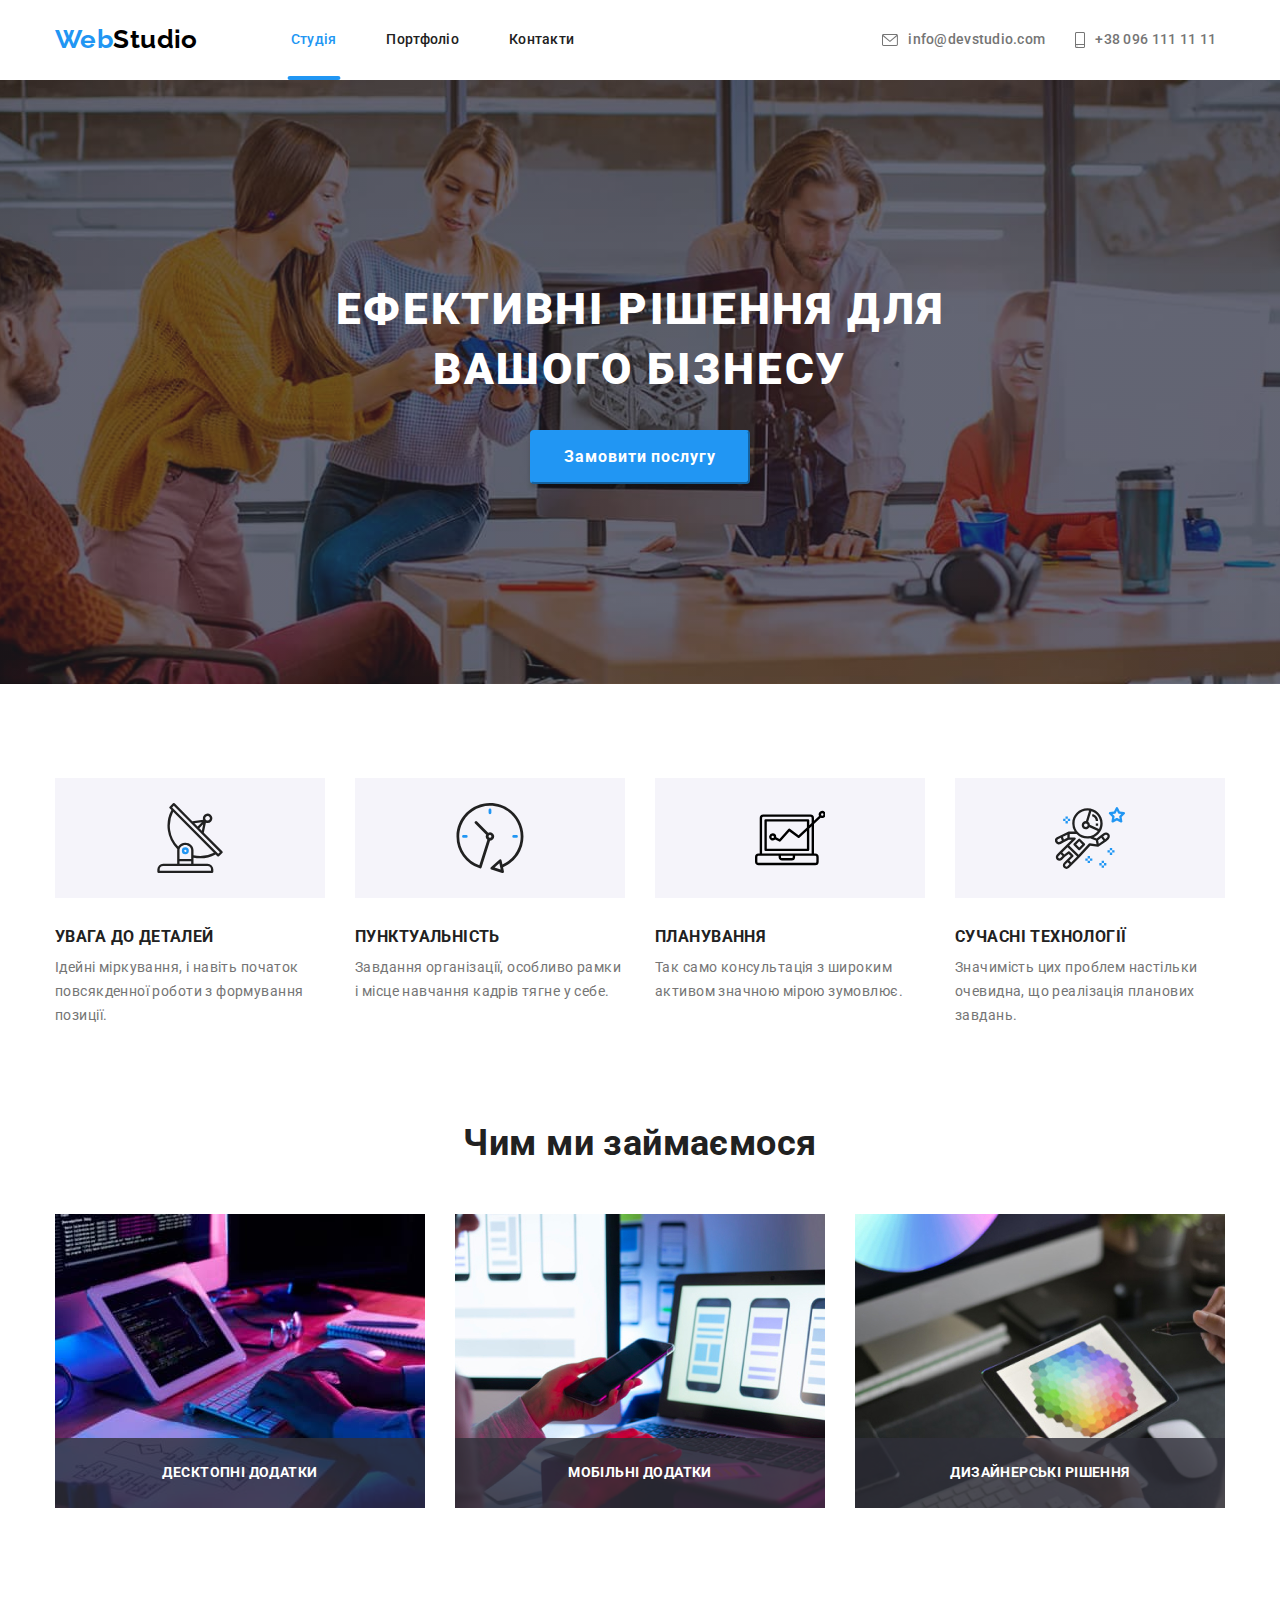
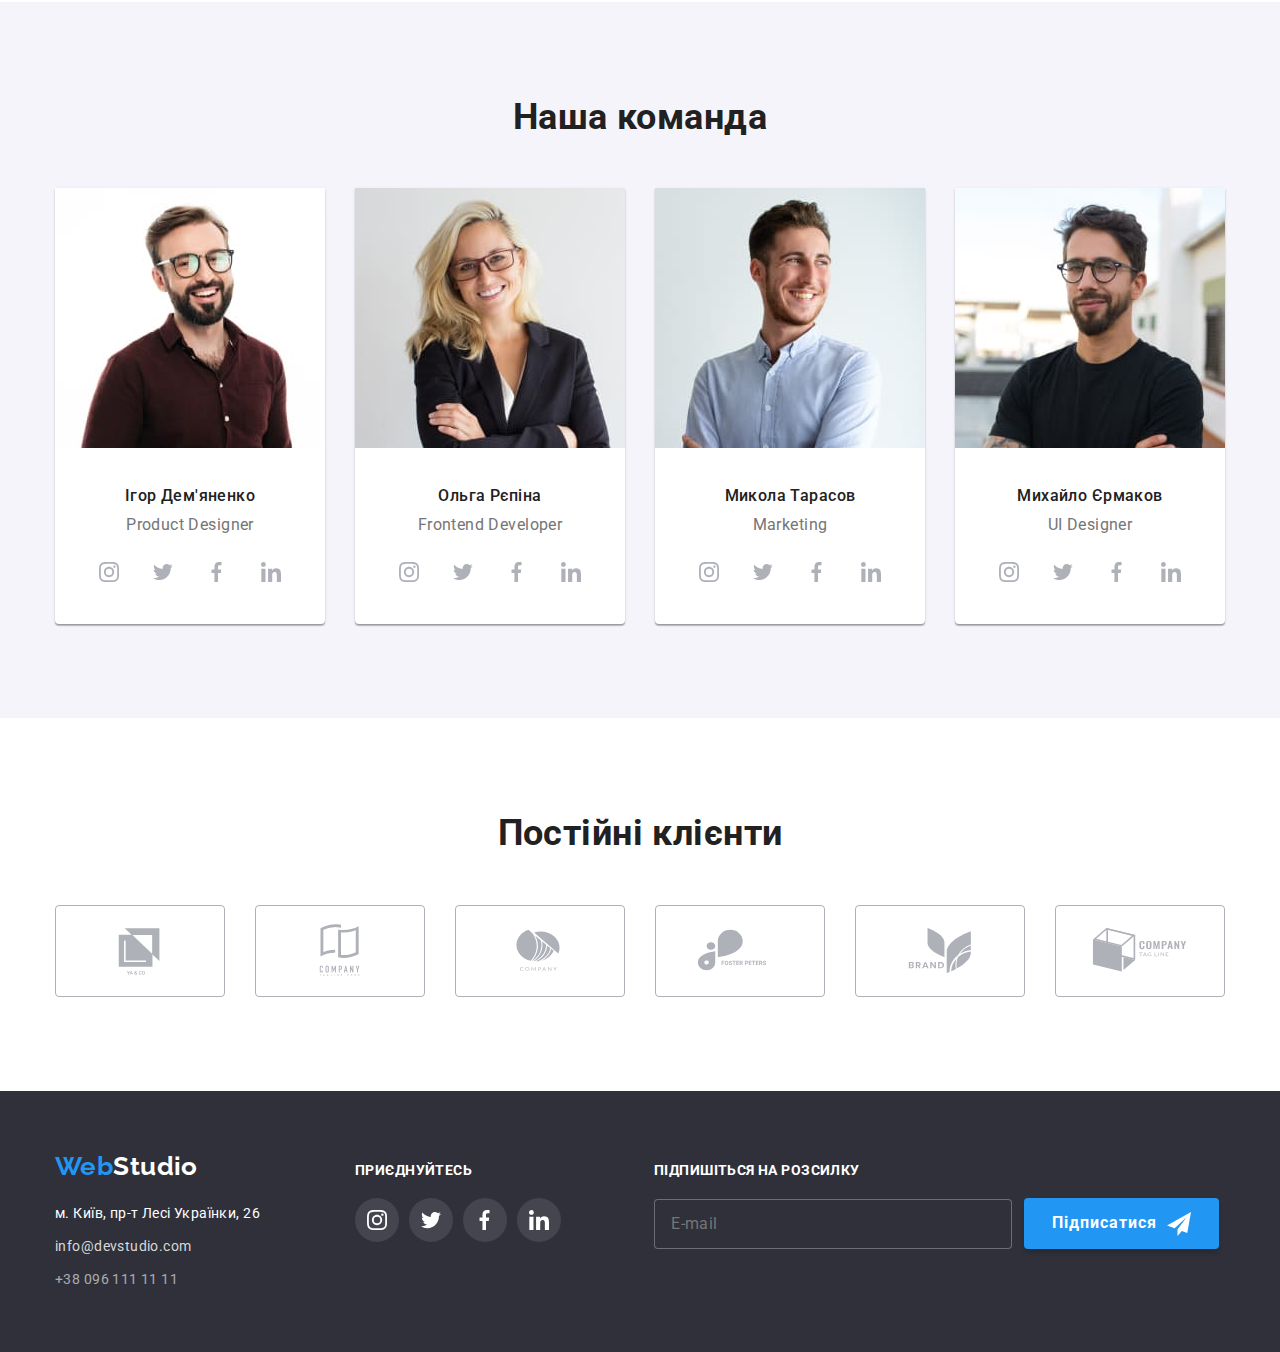
<file: index.html>
<!DOCTYPE html>
<html lang="uk">
  <head>
    <meta charset="UTF-8" />
    <meta http-equiv="X-UA-Compatible" content="IE=edge" />
    <meta name="viewport" content="width=device-width, initial-scale=1.0" />
    <title>WebStudio</title>
    <link
      rel="stylesheet"
      href="https://cdnjs.cloudflare.com/ajax/libs/modern-normalize/1.1.0/modern-normalize.min.css"
    />
    <link rel="stylesheet" href="./css/main.min.css"/>
    <link rel="preconnect" href="https://fonts.googleapis.com" />
    <link rel="preconnect" href="https://fonts.gstatic.com" crossorigin />
    <link
      href="https://fonts.googleapis.com/css2?family=Raleway:wght@700&family=Roboto:wght@400;500;700;900&display=swap"
      rel="stylesheet"
    />
  </head>
  <body>
    <header class="">
      <div class="container container-header">
        <a href="./index.html" class="logo link">
          <span class="logo__accent">Web</span>Studio</a>
        <nav class="site-nav">
          <ul class="site-nav__list list">
            <li class="site-nav-item">
              <a href="./index.html" class="site-nav__link link site-nav__link--current">Студія</a>
            </li>
            <li class="site-nav-item">
              <a href="./portfolio.html" class="site-nav__link link">Портфоліо</a>
            </li>
            <li class="site-nav-item">
              <a href="#" class="site-nav__link link">Контакти</a>
            </li>
          </ul>
        </nav>
        <ul class="contact-list list">
          <li class="contact-list__item">
            <a href="mailto:info@devstudio.com" class="link contact-list__link">
              <svg class="contact-list__icon" width="16" height="12">
                <use href="./images/symbol-defs.svg#icon-envelope"></use>
              </svg>
              info@devstudio.com</a
            >
          </li>
          <li class="contact-list__item">
            <a href="tel:+380961111111" class="link contact-list__link">
              <svg class="contact-list__icon" width="10" height="16">
                <use href="./images/symbol-defs.svg#icon-smartphone"></use>
              </svg>
              +38 096 111 11 11</a>
          </li>
        </ul>
      </div>
    </header>
    <main>
      <section class="section section-hero">
        <div class="container hero-container hero">
          <h1 class="hero__title">Ефективні рішення для вашого бізнесу</h1>
          <button data-modal-open type="button" class="hero__button">
            Замовити послугу
          </button>
        </div>
      </section>
      <section class="section">
        <div class="container features">
          <h2 class="visually-hidden">Особливості</h2>
          <ul class="features__list list">
            <li class="features__item">
              <div class="features__icon">
                <svg width="70" height="70">
                  <use href="./images/symbol-defs.svg#icon-antenna"></use>
                </svg>
              </div>
              <h3 class="features__caption">УВАГА ДО ДЕТАЛЕЙ</h3>
              <p>
                Ідейні міркування, і навіть початок повсякденної роботи з
                формування позиції.
              </p>
            </li>
            <li class="features__item">
              <div class="features__icon">
                <svg width="70" height="70">
                  <use href="./images/symbol-defs.svg#icon-clock"></use>
                </svg>
              </div>
              <h3 class="features__caption">ПУНКТУАЛЬНІСТЬ</h3>
              <p>
                Завдання організації, особливо рамки і місце навчання кадрів
                тягне у себе.
              </p>
            </li>
            <li class="features__item">
              <div class="features__icon">
                <svg width="70" height="70">
                  <use href="./images/symbol-defs.svg#icon-monitor"></use>
                </svg>
              </div>
              <h3 class="features__caption">ПЛАНУВАННЯ</h3>
              <p>
                Так само консультація з широким активом значною мірою зумовлює.
              </p>
            </li>
            <li class="features__item">
              <div class="features__icon">
                <svg width="70" height="70">
                  <use href="./images/symbol-defs.svg#icon-astronaut"></use>
                </svg>
              </div>
              <h3 class="features__caption">СУЧАСНІ ТЕХНОЛОГІЇ</h3>
              <p>
                Значимість цих проблем настільки очевидна, що реалізація
                планових завдань.
              </p>
            </li>
          </ul>
        </div>
      </section>
      <section class="section work section-work">
        <div class="container ">
          <h2 class="work__title">Чим ми займаємося</h2>
          <ul class="list work__list">
            <li class="work__item">
              <div class="work__name-photo-thumb">
                <img
                  class="work__img"
                  src="./images/box1.jpg"
                  alt="процес програмування"
                  width="370"
                  height="294"
                />
                <div class="work__name-photo">
                  <h3 class="work__text">ДЕСКТОПНІ ДОДАТКИ</h3>
                </div>
              </div>
            </li>
            <li class="work__item">
              <div class="work__name-photo-thumb">
                <img
                  class="work__img"
                  src="./images/box2.jpg"
                  alt="процес програмування"
                  width="370"
                  height="294"
                />
                <div class="work__name-photo">
                  <h3 class="work__text">МОБІЛЬНІ ДОДАТКИ</h3>
                </div>
              </div>
            </li>
            <li class="work__item">
              <div class="work__name-photo-thumb">
                <img
                  class="work__img"
                  src="./images/box3.jpg"
                  alt="процес програмування"
                  width="370"
                  height="294"
                />
                <div class="work__name-photo">
                  <h3 class="work__text">ДИЗАЙНЕРСЬКІ РІШЕННЯ</h3>
                </div>
              </div>
            </li>
          </ul>
        </div>
      </section>
      <section class="section team">
        <div class="container">
          <h2 class="team__title">Наша команда</h2>
          <ul class="list team__list">
            <li class="team__item">
              <img
                class="team__photo"
                src="./images/img1.jpg"
                alt="Фото співробітника"
                width="270"
              />
              <h3 class="team__employee">Ігор Дем'яненко</h3>
              <p class="team__post">Product Designer</p>
              <ul class="list employee-icons">
                <li class="employee-icons__item">
                  <a class="employee-icons__link" href="">
                    <svg class="employee-icons__icon" width="20" height="20">
                      <use href="./images/symbol-defs.svg#icon-instagram"></use>
                    </svg>
                  </a>
                </li>
                <li class="employee-icons__item">
                  <a class="employee-icons__link" href="">
                    <svg class="employee-icons__icon" width="20" height="20">
                      <use href="./images/symbol-defs.svg#icon-twitter"></use>
                    </svg>
                  </a>
                </li>
                <li class="employee-icons__item">
                  <a class="employee-icons__link" href="">
                    <svg class="employee-icons__icon" width="20" height="20">
                      <use href="./images/symbol-defs.svg#icon-facebook"></use>
                    </svg>
                  </a>
                </li>
                <li class="employee-icons__item">
                  <a class="employee-icons__link" href="">
                    <svg class="employee-icons__icon" width="20" height="20">
                      <use href="./images/symbol-defs.svg#icon-linkedin"></use>
                    </svg>
                  </a>
                </li>
              </ul>
            </li>
            <li class="team__item">
              <img
                class="team__photo"
                src="./images/img2.jpg"
                alt="Фото співробітника"
                width="270"
              />
              <h3 class="team__employee">Ольга Рєпіна</h3>
              <p class="team__post">Frontend Developer</p>
              <ul class="list employee-icons">
                <li class="employee-icons__item">
                  <a class="employee-icons__link" href="">
                    <svg class="employee-icons__icon" width="20" height="20">
                      <use href="./images/symbol-defs.svg#icon-instagram"></use>
                    </svg>
                  </a>
                </li>
                <li class="employee-icons__item">
                  <a class="employee-icons__link" href="">
                    <svg class="employee-icons__icon" width="20" height="20">
                      <use href="./images/symbol-defs.svg#icon-twitter"></use>
                    </svg>
                  </a>
                </li>
                <li class="employee-icons__item">
                  <a class="employee-icons__link" href="">
                    <svg class="employee-icons__icon" width="20" height="20">
                      <use href="./images/symbol-defs.svg#icon-facebook"></use>
                    </svg>
                  </a>
                </li>
                <li class="employee-icons__item">
                  <a class="employee-icons__link" href="">
                    <svg class="employee-icons__icon" width="20" height="20">
                      <use href="./images/symbol-defs.svg#icon-linkedin"></use>
                    </svg>
                  </a>
                </li>
              </ul>
            </li>
            <li class="team__item">
              <img
                class="team__photo"
                src="./images/img3.jpg"
                alt="Фото співробітника"
                width="270"
              />
              <h3 class="team__employee">Микола Тарасов</h3>
              <p class="team__post">Marketing</p>
              <ul class="list employee-icons">
                <li class="employee-icons__item">
                  <a class="employee-icons__link" href="">
                    <svg class="employee-icons__icon" width="20" height="20">
                      <use href="./images/symbol-defs.svg#icon-instagram"></use>
                    </svg>
                  </a>
                </li>
                <li class="employee-icons__item">
                  <a class="employee-icons__link" href="">
                    <svg class="employee-icons__icon" width="20" height="20">
                      <use href="./images/symbol-defs.svg#icon-twitter"></use>
                    </svg>
                  </a>
                </li>
                <li class="employee-icons__item">
                  <a class="employee-icons__link" href="">
                    <svg class="employee-icons__icon" width="20" height="20">
                      <use href="./images/symbol-defs.svg#icon-facebook"></use>
                    </svg>
                  </a>
                </li>
                <li class="employee-icons__item">
                  <a class="employee-icons__link" href="">
                    <svg class="employee-icons__icon" width="20" height="20">
                      <use href="./images/symbol-defs.svg#icon-linkedin"></use>
                    </svg>
                  </a>
                </li>
              </ul>
            </li>
            <li class="team__item">
              <img
                class="team__photo"
                src="./images/img4.jpg"
                alt="Фото співробітника"
                width="270"
              />
              <h3 class="team__employee">Михайло Єрмаков</h3>
              <p class="team__post">UI Designer</p>
              <ul class="list employee-icons">
                <li class="employee-icons__item">
                  <a class="employee-icons__link" href="">
                    <svg class="employee-icons__icon" width="20" height="20">
                      <use href="./images/symbol-defs.svg#icon-instagram"></use>
                    </svg>
                  </a>
                </li>
                <li class="employee-icons__item">
                  <a class="employee-icons__link" href="">
                    <svg class="employee-icons__icon" width="20" height="20">
                      <use href="./images/symbol-defs.svg#icon-twitter"></use>
                    </svg>
                  </a>
                </li>
                <li class="employee-icons__item">
                  <a class="employee-icons__link" href="">
                    <svg class="employee-icons__icon" width="20" height="20">
                      <use href="./images/symbol-defs.svg#icon-facebook"></use>
                    </svg>
                  </a>
                </li>
                <li class="employee-icons__item">
                  <a class="employee-icons__link" href="">
                    <svg class="employee-icons__icon" width="20" height="20">
                      <use href="./images/symbol-defs.svg#icon-linkedin"></use>
                    </svg>
                  </a>
                </li>
              </ul>
            </li>
          </ul>
        </div>
      </section>


      <section class="section">
        <div class="container clients">
          <h2 class="clients__title">Постійні клієнти</h2>
          <ul class="list clients__list">
            <li>
              <a class="clients__links" href="">
                <svg class="clients__icon" width="106" height="60">
                  <use href="./images/symbol-defs.svg#icon-client1"></use>
                </svg>
              </a>
            </li>
            <li>
              <a class="clients__links" href="">
                <svg class="clients__icon" width="106" height="60">
                  <use href="./images/symbol-defs.svg#icon-client2"></use>
                </svg>
              </a>
            </li>
            <li>
              <a class="clients__links" href="">
                <svg class="clients__icon" width="106" height="60">
                  <use href="./images/symbol-defs.svg#icon-client3"></use>
                </svg>
              </a>
            </li>
            <li>
              <a class="clients__links" href="">
                <svg class="clients__icon" width="106" height="60">
                  <use href="./images/symbol-defs.svg#icon-client4"></use>
                </svg>
              </a>
            </li>
            <li>
              <a class="clients__links" href="">
                <svg class="clients__icon" width="106" height="60">
                  <use href="./images/symbol-defs.svg#icon-client5"></use>
                </svg>
              </a>
            </li>
            <li>
              <a class="clients__links" href="">
                <svg class="clients__icon" width="106" height="60">
                  <use href="./images/symbol-defs.svg#icon-client6"></use>
                </svg>
              </a>
            </li>
          </ul>
        </div>
      </section>
    </main>
    <footer class="footer">
      <div class="container footer-container">
        <div class="address-block">
          <a href="./index.html" class="link footer__logo"><span class="footer__accent">Web</span>Studio</a>
          <address>
            <ul class="address list">
              <li>
                <a
                  href="https://goo.gl/maps/CPtrU1FHBa2aNyZL9"
                  target="_blank"
                  rel="noopener noreferrer"
                  class="address__location link">м. Київ, пр-т Лесі Українки, 26</a>
              </li>
              <li>
                <a href="mailto:info@devstudio.com" class="address__mail link">info@devstudio.com</a>
              </li>
              <li>
                <a href="tel:+380961111111" class="address__tel link">+38 096 111 11 11</a>
              </li>
            </ul>
          </address>
        </div>
        <div class="join">
          <span class="join__us">ПРИЄДНУЙТЕСЬ</span>
          <ul class="list join__list">
            <li>
              <a class="join__link" href="">
                <svg width="20" height="20">
                  <use href="./images/symbol-defs.svg#icon-instagram2"></use>
                </svg>
              </a>
            </li>
            <li>
              <a class="join__link" href="">
                <svg width="20" height="20">
                  <use href="./images/symbol-defs.svg#icon-twitter2"></use>
                </svg>
              </a>
            </li>
            <li>
              <a class="join__link" href="">
                <svg width="20" height="20">
                  <use href="./images/symbol-defs.svg#icon-facebook2"></use>
                </svg>
              </a>
            </li>
            <li>
              <a class="join__link" href="">
                <svg width="20" height="20">
                  <use href="./images/symbol-defs.svg#icon-linkedin2"></use>
                </svg>
              </a>
            </li>
          </ul>
        </div>

        <div class="sign-up">
          <form class="sign-up__form">
            <label class="sign-up__title" for="user-email">ПІДПИШІТЬСЯ НА РОЗСИЛКУ</label>
            <div class="sign-up__block">
              <input
                class="sign-up__email"
                type="email"
                name="email"
                id="user-email"
                placeholder="E-mail"
              />
              <button type="submit" class="sign-up__btn">
                Підписатися
                <svg class="sign-up__img" width="24" height="24">
                  <use href="./images/symbol-defs.svg#plane"></use>
                </svg>
              </button>
            </div>
          </form>
        </div>
      </div>
    </footer>

    <div data-modal class="backdrop is-hidden">
      <div class="modal">
        <button class="modal__close-button" data-modal-close>
          <svg class="modal__cross" width="11" height="11">
            <use href="./images/symbol-defs.svg#icon-cross"></use>
          </svg>
        </button>

        <div class="form-container">
          <form class="user">
            <h2 class="user__title">Залиште свої дані, ми вам передзвонимо</h2>

            <label class="user__personal-inf"
              >Ім'я
              <div class="user__decor">
                <input
                  type="text"
                  class="user__personal-data"
                  name="user-name"
                  autofocus
                />
                <svg class="user__modal-icon" width="12" height="12">
                  <use href="./images/symbol-defs.svg#icon-human"></use>
                </svg>
              </div>
            </label>

            <label class="user__personal-inf"
              >Телефон
              <div class="user__decor">
                <input type="tel" name="user-tel" class="user__personal-data" />
                <svg class="user__modal-icon" width="12" height="12">
                  <use href="./images/symbol-defs.svg#icon-phone"></use>
                </svg>
              </div>
            </label>

            <label class="user__personal-inf"
              >Пошта
              <div class="user__decor">
                <input type="email" name="user-email" class="user__personal-data" />
                <svg class="user__modal-icon" width="12" height="12">
                  <use href="./images/symbol-defs.svg#icon-mail"></use>
                </svg>
              </div>
            </label>
            <label class="user__personal-inf"
              >Коментар
              <textarea
                name="comments"
                id="user-comment"
                rows="10"
                placeholder="Введіть текст"
                class="user__personal-data user__comment"
              ></textarea>
            </label>

            <label class="agreement">
              <input
                type="checkbox"
                class="agreement__user"
                name="user-agreement"
                value="submit"
              />
              <span class="agreement__img-before">
                <svg class="agreement__img" width="16" height="15">
                  <use href="./images/symbol-defs.svg#icon-check"></use>
                </svg>
              </span>

              <p class="agreement__input">
                Погоджуюся з розсилкою та приймаю
                <a href="" class="agreement__link">Умови договору</a>
              </p>
            </label>
            <button type="submit" class="agreement__btn-send">Відправити</button>
          </form>
        </div>
      </div>
    </div>
    <script src="./js/modal.js"></script>
  </body>
</html>
</file>
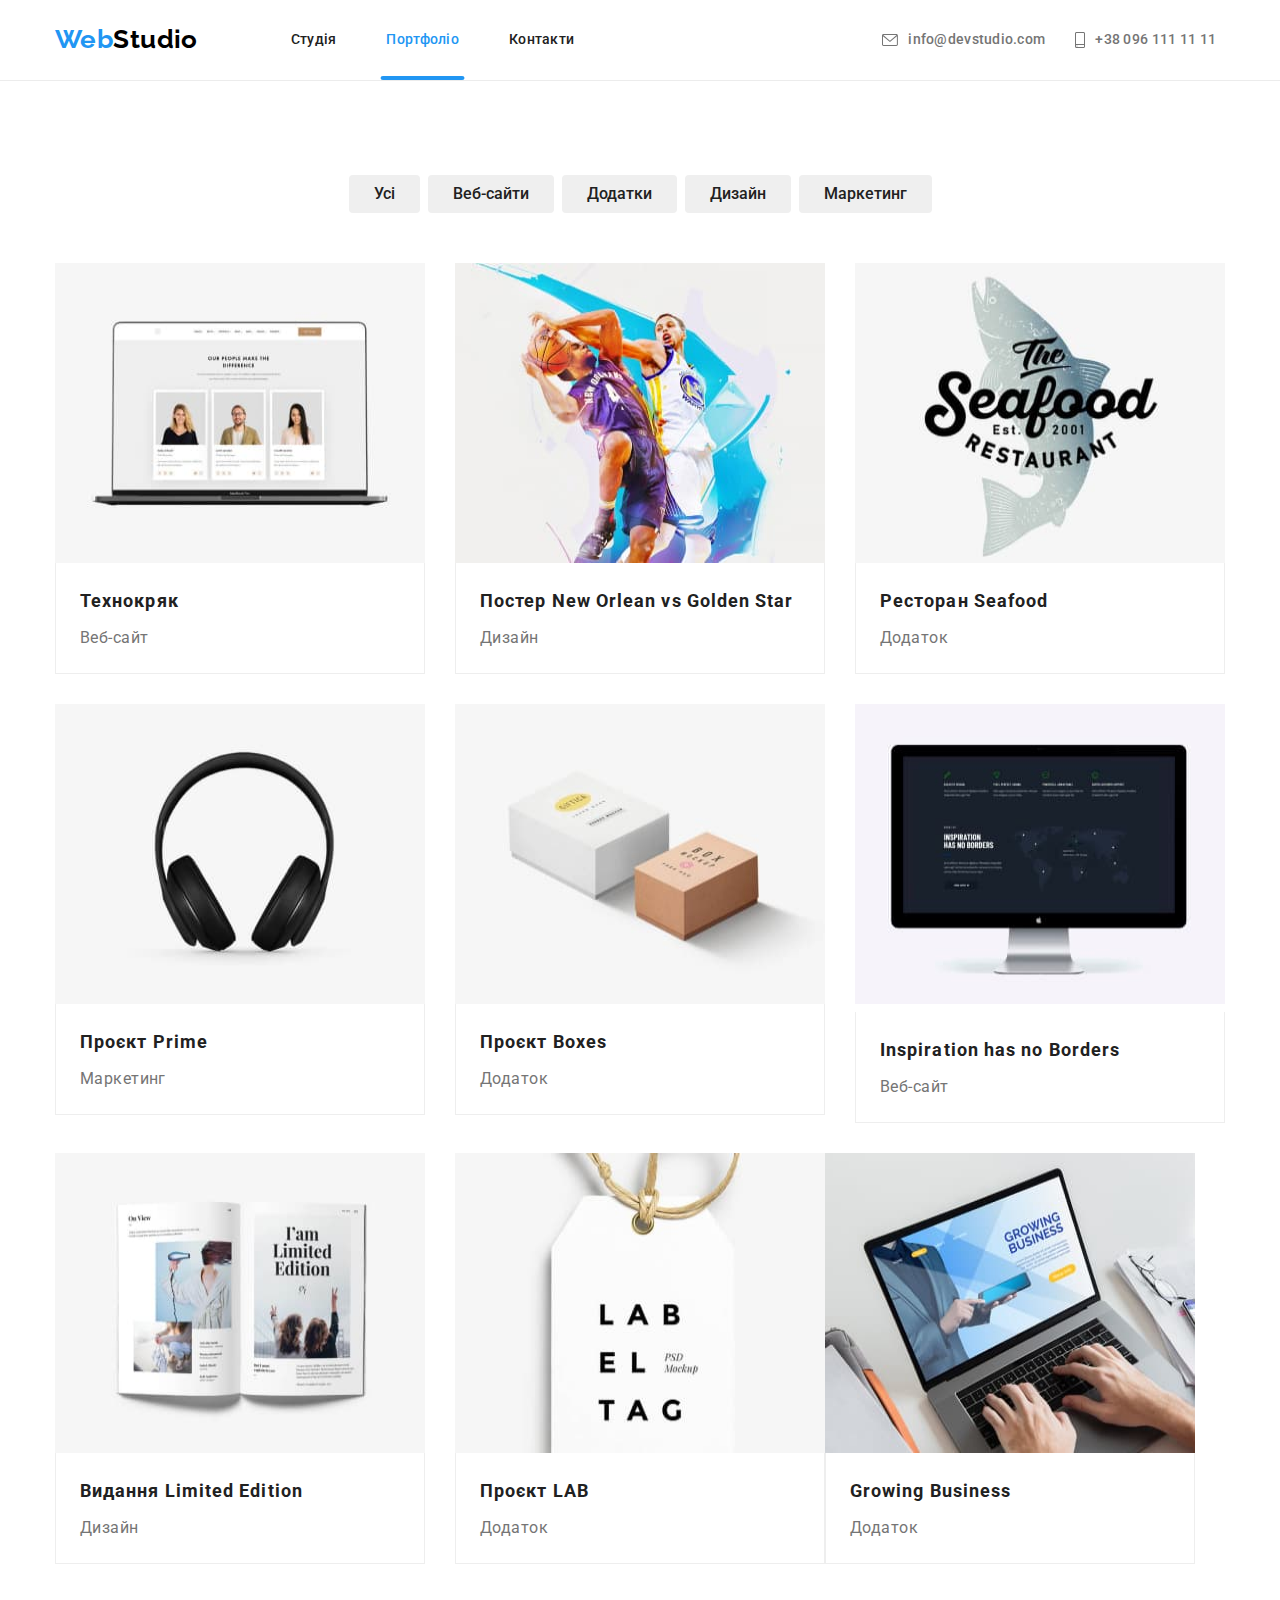
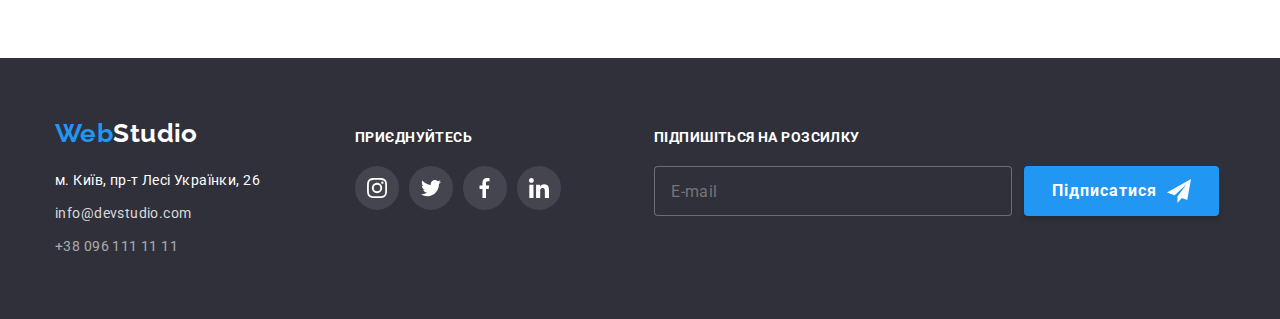
<file: portfolio.html>
<!DOCTYPE html>
<html lang="uk">
  <head>
    <meta charset="UTF-8" />
    <meta http-equiv="X-UA-Compatible" content="IE=edge" />
    <meta name="viewport" content="width=device-width, initial-scale=1.0" />
    <title>Портфоліо</title>
    <link
      rel="stylesheet"
      href="https://cdnjs.cloudflare.com/ajax/libs/modern-normalize/1.1.0/modern-normalize.min.css"
    />
    <link rel="stylesheet" href="./css/main.min.css"/>
    <link rel="preconnect" href="https://fonts.googleapis.com" />
    <link rel="preconnect" href="https://fonts.gstatic.com" crossorigin />
    <link
      href="https://fonts.googleapis.com/css2?family=Raleway:wght@700&family=Roboto:wght@400;500;700;900&display=swap"
      rel="stylesheet"
    />
  </head>
  <body>
    <header class="main-header">
      <div class="container container-header">
        <a href="./index.html" class="logo link">
          <span class="logo__accent">Web</span>Studio</a>
        <nav class="site-nav">
          <ul class="site-nav__list list">
            <li class="site-nav-item">
              <a href="./index.html" class="site-nav__link link">Студія</a>
            </li>
            <li class="site-nav-item">
              <a href="./portfolio.html" class="site-nav__link site-nav__link--current link">Портфоліо</a>
            </li>
            <li class="site-nav-item">
              <a href="#" class="site-nav__link link">Контакти</a>
            </li>
          </ul>
        </nav>
        <ul class="contact-list list">
          <li class="contact-list__item">
            <a href="mailto:info@devstudio.com" class="link contact-list__link">
              <svg class="contact-list__icon" width="16" height="12">
                <use href="./images/symbol-defs.svg#icon-envelope"></use>
              </svg>
              info@devstudio.com</a
            >
          </li>
          <li class="contact-list__item">
            <a href="tel:+380961111111" class="link contact-list__link">
              <svg class="contact-list__icon" width="10" height="16">
                <use href="./images/symbol-defs.svg#icon-smartphone"></use>
              </svg>
              +38 096 111 11 11</a>
          </li>
        </ul>
      </div>
    </header>

    <!------- main content ---------->

    <main>
      <section class="section">
        <div class="container">
          <h1 class="visually-hidden">Портфоліо</h1>
          <ul class="list filter">
            <li class="filter__item">
              <button class="filter__button" type="button">Усі</button>
            </li>
            <li class="filter__item">
              <button class="filter__button" type="button">Веб-сайти</button>
            </li>
            <li class="filter__item">
              <button class="filter__button" type="button">Додатки</button>
            </li>
            <li class="filter__item">
              <button class="filter__button" type="button">Дизайн</button>
            </li>
            <li class="filter__item">
              <button class="filter__button" type="button">Маркетинг</button>
            </li>
          </ul>
          <ul class="list portfolio">
            <li class="portfolio__item">
              <a href="#" class="link">
                  <div class="portfolio__overlay">
                    <img
                      class="portfolio__photo"
                      src=".//images/img.jpg"
                      alt="Технокряк"
                      width="370"
                      height="300"/>

                      <p class="portfolio__text">Ресурс пропонує комплексні пропозиції з різним рівнем функціоналу та сервісів. Все це дозволить відвідувачу отримати вичерпні відомості про компанію чи приватну особу.</p>
                  </div>
                <div class="portfolio__border">
                  <h2 class="portfolio__name">Технокряк</h2>
                  <p class="portfolio__form">Веб-сайт</p>
                </div></a>
            </li>
            <li class="portfolio__item">
              <a href="#" class="link">
                <div class="portfolio__overlay">
                  <img
                    class="portfolio__photo"
                    src="./images/img(1).jpg"
                    alt="Постер з баскетболістами"
                    width="370"
                    height="300"/>
                    <p class="portfolio__text">Lorem ipsum dolor sit amet consectetur adipisicing elit. Id alias, officiis eaque accusantium autem vitae optio, expedita laborum quaerat odit tempora dolores rerum nemo dolorum eos inventore aut. Animi, similique!</p>
                </div>

                <div class="portfolio__border">
                  <h2 class="portfolio__name">Постер New Orlean vs Golden Star</h2>
                  <p class="portfolio__form">Дизайн</p>
                </div></a
              >
            </li>
            <li class="portfolio__item">
              <a href="#" class="link">
                <div class="portfolio__overlay">
                  <img
                    class="portfolio__photo"
                    src="./images/img(2).jpg"
                    alt="Логотип з рибою"
                    width="370"
                    height="300"/>
                    <p class="portfolio__text">Lorem ipsum dolor sit amet consectetur adipisicing elit. Id alias, officiis eaque accusantium autem vitae optio, expedita laborum quaerat odit tempora dolores rerum nemo dolorum eos inventore aut. Animi, similique!</p>

                </div>
                <div class="portfolio__border">
                  <h2 class="portfolio__name">Ресторан Seafood</h2>
                  <p class="portfolio__form">Додаток</p>
                </div></a>
            </li>
            <li class="portfolio__item">
              <a href="#" class="link">
                <div class="portfolio__overlay">
                  <img
                    class="portfolio__photo"
                    src="./images/img(3).jpg"
                    alt="Навушники"
                    width="370"
                    height="300"/>
                    <p class="portfolio__text">Lorem ipsum dolor sit amet consectetur adipisicing elit. Id alias, officiis eaque accusantium autem vitae optio, expedita laborum quaerat odit tempora dolores rerum nemo dolorum eos inventore aut. Animi, similique!</p>
                </div>

                <div class="portfolio__border">
                  <h2 class="portfolio__name">Проєкт Prime</h2>
                  <p class="portfolio__form">Маркетинг</p>
                </div></a>
            </li>
            <li class="portfolio__item">
              <a href="#" class="link">
                <div class="portfolio__overlay">
                  <img
                    class="portfolio__photo"
                    src="./images/img(4).jpg"
                    alt="Дві коробки"
                    width="370"
                    height="300"/>
                    <p class="portfolio__text">Lorem ipsum dolor sit amet consectetur adipisicing elit. Id alias, officiis eaque accusantium autem vitae optio, expedita laborum quaerat odit tempora dolores rerum nemo dolorum eos inventore aut. Animi, similique!</p>
                </div>
                <div class="portfolio__border">
                  <h2 class="portfolio__name">Проєкт Boxes</h2>
                  <p class="portfolio__form">Додаток</p>
                </div></a>
            </li>
            <li class="portfolio__item">
              <a href="#" class="link">
                <div class="portfolio__overlay">
                  <img
                    class="portfoliio__photo"
                    src="./images/img(5).jpg"
                    alt="Монітор"
                    width="370"
                    height="300"/>
                    <p class="portfolio__text">Lorem ipsum dolor sit amet consectetur adipisicing elit. Id alias, officiis eaque accusantium autem vitae optio, expedita laborum quaerat odit tempora dolores rerum nemo dolorum eos inventore aut. Animi, similique!</p>
                </div>
                <div class="portfolio__border">
                  <h2 class="portfolio__name">Inspiration has no Borders</h2>
                  <p class="portfolio__form">Веб-сайт</p>
                </div></a
              >
            </li>
            <li class="portfolio__item">
              <a href="#" class="link">
                <div class="portfolio__overlay">
                  <img
                    class="portfolio__photo"
                    src="./images/img(6).jpg"
                    alt="Журнал"
                    width="370"
                    height="300"/>
                    <p class="portfolio__text">Lorem ipsum dolor sit amet consectetur adipisicing elit. Id alias, officiis eaque accusantium autem vitae optio, expedita laborum quaerat odit tempora dolores rerum nemo dolorum eos inventore aut. Animi, similique!</p>
                </div>
                <div class="portfolio__border">
                  <h2 class="portfolio__name">Видання Limited Edition</h2>
                  <p class="portfolio__form">Дизайн</p>
                </div></a
              >
            </li>
            <li class="portfolio_item">
              <a href="#" class="link">
                <div class="portfolio__overlay">
                  <img
                    class="portfolio__photo"
                    src="./images/img(7).jpg"
                    alt="Лейбл"
                    width="370"
                    height="300"
                  />
                  <p class="portfolio__text">Lorem ipsum dolor sit amet consectetur adipisicing elit. Id alias, officiis eaque accusantium autem vitae optio, expedita laborum quaerat odit tempora dolores rerum nemo dolorum eos inventore aut. Animi, similique!</p>
                </div>
                <div class="portfolio__border">
                  <h2 class="portfolio__name">Проєкт LAB</h2>
                  <p class="portfolio__form">Додаток</p>
                </div></a
              >
            </li>
            <li class="portfolio__item">
              <a href="#" class="link">
                <div class="portfolio__overlay">
                  <img
                    class="portfolio__photo"
                    src="./images/img(8).jpg"
                    alt="Ноутбук"
                    width="370"
                    height="300"
                  />
                  <p class="portfolio__text">Lorem ipsum dolor sit amet consectetur adipisicing elit. Id alias, officiis eaque accusantium autem vitae optio, expedita laborum quaerat odit tempora dolores rerum nemo dolorum eos inventore aut. Animi, similique!</p>
                </div>
                <div class="portfolio__border">
                  <h2 class="portfolio__name">Growing Business</h2>
                  <p class="portfolio__form">Додаток</p>
                </div></a
              >
            </li>
          </ul>
        </div>
      </section>
    </main>
    <!-- footer -->
    <footer class="footer">
      <div class="container footer-container">
        <div class="address-block">
          <a href="./index.html" class="link footer__logo"><span class="footer__accent">Web</span>Studio</a>
          <address>
            <ul class="address list">
              <li>
                <a
                  href="https://goo.gl/maps/CPtrU1FHBa2aNyZL9"
                  target="_blank"
                  rel="noopener noreferrer"
                  class="address__location link">м. Київ, пр-т Лесі Українки, 26</a>
              </li>
              <li>
                <a href="mailto:info@devstudio.com" class="address__mail link">info@devstudio.com</a>
              </li>
              <li>
                <a href="tel:+380961111111" class="address__tel link">+38 096 111 11 11</a>
              </li>
            </ul>
          </address>
        </div>
        <div class="join">
          <span class="join__us">ПРИЄДНУЙТЕСЬ</span>
          <ul class="list join__list">
            <li>
              <a class="join__link" href="">
                <svg width="20" height="20">
                  <use href="./images/symbol-defs.svg#icon-instagram2"></use>
                </svg>
              </a>
            </li>
            <li>
              <a class="join__link" href="">
                <svg width="20" height="20">
                  <use href="./images/symbol-defs.svg#icon-twitter2"></use>
                </svg>
              </a>
            </li>
            <li>
              <a class="join__link" href="">
                <svg width="20" height="20">
                  <use href="./images/symbol-defs.svg#icon-facebook2"></use>
                </svg>
              </a>
            </li>
            <li>
              <a class="join__link" href="">
                <svg width="20" height="20">
                  <use href="./images/symbol-defs.svg#icon-linkedin2"></use>
                </svg>
              </a>
            </li>
          </ul>
        </div>

        <div class="sign-up">
          <form class="sign-up__form">
            <label class="sign-up__title" for="user-email">ПІДПИШІТЬСЯ НА РОЗСИЛКУ</label>
            <div class="sign-up__block">
              <input
                class="sign-up__email"
                type="email"
                name="email"
                id="user-email"
                placeholder="E-mail"
              />
              <button type="submit" class="sign-up__btn">
                Підписатися
                <svg class="sign-up__img" width="24" height="24">
                  <use href="./images/symbol-defs.svg#plane"></use>
                </svg>
              </button>
            </div>
          </form>
        </div>
      </div>
    </footer>

  </body>
</html>
</file>
<file: css/main.min.css>
:root{--primary-text-color: #757575;--title-text-color: #212121;--accent-color: #2196f3;--hover-button-color: #188ce8;--primary-white-color: #ffffff;--background-color: #f5f5f5;--black-for-logo: #000000;--mail-color: #d9d9d9;--tel-color: rgba(255, 255, 255, 0.6);--button-color: #f5f4fa;--background-footer-color: #2f303a;--border-color: #eeeeee;--hero-background: #c4c4c4;--backrgound-link-footer: rgba(255, 255, 255, 0.1);--icons-color: #afb1b8}body{background-color:var(--primary-white-color);color:var(--primary-text-color);font-family:"Roboto","Verdana","Tahoma",sans-serif;font-style:normal;font-size:14px;line-height:1.71;letter-spacing:.03em}h1,h2,h3,p{margin-top:0;margin-bottom:0}.list{list-style:none;margin:0;padding:0}.link{text-decoration:none}.container{width:1200px;padding-left:15px;padding-right:15px;margin-left:auto;margin-right:auto}.section{padding-top:94px;padding-bottom:94px}.main-header{border-bottom:1px solid #ececec}.visually-hidden{position:absolute;white-space:nowrap;width:1px;height:1px;overflow:hidden;border:0;padding:0;clip:rect(0 0 0 0);-webkit-clip-path:inset(50%);clip-path:inset(50%);margin:-1px}.container-header{display:-webkit-box;display:-ms-flexbox;display:flex;-webkit-box-align:center;-ms-flex-align:center;align-items:center}.footer-container{display:-webkit-box;display:-ms-flexbox;display:flex;-webkit-box-align:baseline;-ms-flex-align:baseline;align-items:baseline}.form-container{padding:40px}.section-work{padding-top:0px}.section-hero{max-width:1600px;padding-top:200px;padding-bottom:200px;background-image:-webkit-gradient(linear, left top, left bottom, from(rgba(47, 48, 58, 0.4)), to(rgba(47, 48, 58, 0.4))),url(../images/herobackgroun.jpg);background-image:linear-gradient(rgba(47, 48, 58, 0.4), rgba(47, 48, 58, 0.4)),url(../images/herobackgroun.jpg);background-repeat:no-repeat;background-position:50% 50%;background-color:var(--hero-background);margin-left:auto;margin-right:auto;background-size:cover}.logo{display:-webkit-box;display:-ms-flexbox;display:flex;color:var(--black-for-logo);font-family:"Raleway","Roboto",sans-serif;font-weight:700;font-size:26px;line-height:1.2;margin-right:93px}.logo__accent{color:var(--accent-color)}.site-nav__list{display:-webkit-box;display:-ms-flexbox;display:flex}.site-nav-item{position:relative}.site-nav-item:not(:last-child){margin-right:50px}.site-nav__link{display:block;color:var(--title-text-color);font-weight:500;line-height:1.14;letter-spacing:.02em;padding-top:32px;padding-bottom:32px;-webkit-transition-property:color;transition-property:color;-webkit-transition-duration:250ms;transition-duration:250ms;-webkit-transition-timing-function:cubic-bezier(0.4, 0, 0.2, 1);transition-timing-function:cubic-bezier(0.4, 0, 0.2, 1)}.site-nav__link:hover,.site-nav__link:focus{color:var(--accent-color)}.site-nav__link--current{color:var(--accent-color)}.site-nav__link--current::after{content:"";position:absolute;width:100%;height:4px;border-radius:2px;background-color:var(--accent-color);left:0;bottom:0;-webkit-transform:scaleX(1.15);transform:scaleX(1.15)}.contact-list{display:-webkit-box;display:-ms-flexbox;display:flex;margin-left:308px;-webkit-box-align:center;-ms-flex-align:center;align-items:center}.contact-list__item:not(:last-child){margin-right:30px}.contact-list__link{display:-webkit-box;display:-ms-flexbox;display:flex;-webkit-box-align:center;-ms-flex-align:center;align-items:center;color:var(--primary-text-color);font-weight:500;line-height:1.14;letter-spacing:.02em;padding-top:32px;padding-bottom:32px;-webkit-transition-property:color;transition-property:color;-webkit-transition-duration:250ms;transition-duration:250ms;-webkit-transition-timing-function:cubic-bezier(0.4, 0, 0.2, 1);transition-timing-function:cubic-bezier(0.4, 0, 0.2, 1)}.contact-list__link:hover,.contact-list__link:focus{color:var(--accent-color)}.contact-list__icon{margin-right:10px;fill:currentColor}.hero{text-align:center}.hero__title{margin-bottom:30px;width:696px;margin-left:auto;margin-right:auto;color:var(--primary-white-color);font-weight:900;font-size:44px;line-height:1.36;text-align:center;letter-spacing:.06em;text-transform:uppercase}.hero__button{padding:10px 32px;color:var(--primary-white-color);background-color:var(--accent-color);-webkit-box-shadow:0px 4px 4px rgba(0,0,0,.15);box-shadow:0px 4px 4px rgba(0,0,0,.15);border-radius:4px;border-color:var(--accent-color);font-weight:700;font-size:16px;line-height:1.88;text-align:center;letter-spacing:.06em;cursor:pointer;-webkit-transition-property:background-color;transition-property:background-color;-webkit-transition-duration:250ms;transition-duration:250ms;-webkit-transition-timing-function:cubic-bezier(0.4, 0, 0.2, 1);transition-timing-function:cubic-bezier(0.4, 0, 0.2, 1)}.hero__button:hover,.hero__button:focus{background-color:var(--hover-button-color)}.backdrop{position:fixed;top:0;left:0;width:100%;height:100%;background-color:rgba(0,0,0,.2);-webkit-transition-property:opacity,visibility;transition-property:opacity,visibility;-webkit-transition-duration:250ms;transition-duration:250ms;-webkit-transition-timing-function:cubic-bezier(0.4, 0, 0.2, 1);transition-timing-function:cubic-bezier(0.4, 0, 0.2, 1)}.backdrop.is-hidden{opacity:0;pointer-events:none;visibility:hidden}.modal{position:absolute;top:50%;left:50%;-webkit-transform:translate(-50%, -50%) scaleX(1);transform:translate(-50%, -50%) scaleX(1);width:528px;height:581px;background-color:#fff;-webkit-transition:-webkit-transform 250ms cubic-bezier(0.4, 0, 0.2, 1);transition:-webkit-transform 250ms cubic-bezier(0.4, 0, 0.2, 1);transition:transform 250ms cubic-bezier(0.4, 0, 0.2, 1);transition:transform 250ms cubic-bezier(0.4, 0, 0.2, 1), -webkit-transform 250ms cubic-bezier(0.4, 0, 0.2, 1)}.backdrop.is-hidden .modal{-webkit-transform:translate(-50%, -50%) scaleX(0.1);transform:translate(-50%, -50%) scaleX(0.1)}.modal__close-button{position:absolute;top:8px;right:8px;background:var(--primary-white-color);border:1px solid rgba(0,0,0,.1);border-radius:50%;width:30px;height:30px;display:-webkit-box;display:-ms-flexbox;display:flex;-webkit-box-align:center;-ms-flex-align:center;align-items:center;-webkit-box-pack:center;-ms-flex-pack:center;justify-content:center;-webkit-transition:border 250ms cubic-bezier(0.4, 0, 0.2, 1);transition:border 250ms cubic-bezier(0.4, 0, 0.2, 1)}.modal__cross{fill:var(--black-for-logo);-webkit-transition:fill 250ms cubic-bezier(0.4, 0, 0.2, 1);transition:fill 250ms cubic-bezier(0.4, 0, 0.2, 1)}.modal__close-button:hover .modal__cross{fill:var(--accent-color)}.user__title{margin-bottom:12px;font-weight:700;font-size:20px;line-height:1.15;text-align:center;letter-spacing:.03em;color:var(--title-text-color)}.user__personal-inf{font-weight:400;font-size:12px;line-height:1.17;letter-spacing:.01em;color:var(--primary-text-color)}.user__personal-data{width:448px;height:40px;border:1px solid rgba(33,33,33,.2);border-radius:4px;padding-left:42px;padding-right:12px;-webkit-transition:border 250ms cubic-bezier(0.4, 0, 0.2, 1);transition:border 250ms cubic-bezier(0.4, 0, 0.2, 1);color:#000}.user__personal-data:focus{outline:0;outline-offset:0;border:1px solid var(--accent-color)}.user__decor{position:relative}.user__modal-icon{position:absolute;top:14px;left:12px;fill:#000;-webkit-transition:fill 250ms cubic-bezier(0.4, 0, 0.2, 1);transition:fill 250ms cubic-bezier(0.4, 0, 0.2, 1);height:12px}.user__personal-data:focus+.user__modal-icon{fill:var(--accent-color)}.user__comment{display:-webkit-box;display:-ms-flexbox;display:flex;-webkit-box-orient:vertical;-webkit-box-direction:normal;-ms-flex-direction:column;flex-direction:column;resize:none;height:120px;padding:12px 16px;font-style:normal;font-weight:400;font-size:12px;line-height:1.17;letter-spacing:.01em;margin-bottom:20px;color:#000}.user__comment::-webkit-input-placeholder{color:rgba(117,117,117,.5);font-weight:400;font-size:12px;line-height:14px;letter-spacing:.01em;opacity:1}.user__comment::-moz-placeholder{color:rgba(117,117,117,.5);font-weight:400;font-size:12px;line-height:14px;letter-spacing:.01em;opacity:1}.user__comment:-ms-input-placeholder{color:rgba(117,117,117,.5);font-weight:400;font-size:12px;line-height:14px;letter-spacing:.01em;opacity:1}.user__comment::-ms-input-placeholder{color:rgba(117,117,117,.5);font-weight:400;font-size:12px;line-height:14px;letter-spacing:.01em;opacity:1}.user__comment::placeholder{color:rgba(117,117,117,.5);font-weight:400;font-size:12px;line-height:14px;letter-spacing:.01em;opacity:1}.agreement__user{position:absolute;white-space:nowrap;width:1px;height:1px;overflow:hidden;border:0;padding:0;clip:rect(0 0 0 0);-webkit-clip-path:inset(50%);clip-path:inset(50%);margin:-1px}.agreement{display:-webkit-box;display:-ms-flexbox;display:flex;-webkit-box-align:center;-ms-flex-align:center;align-items:center;-webkit-box-pack:center;-ms-flex-pack:center;justify-content:center;margin-bottom:30px}.agreement__input{display:inline-block;font-weight:400;font-size:14px;line-height:1.71;letter-spacing:.03em;color:var(--primary-text-color);margin-left:9px}.agreement__link{color:var(--accent-color)}.agreement__img-before{position:relative;display:inline-block;width:16px;height:15px;border:1px solid #000;border-radius:2px;-webkit-transition:border-color 250ms cubic-bezier(0.4, 0, 0.2, 1),background-color 250ms cubic-bezier(0.4, 0, 0.2, 1);transition:border-color 250ms cubic-bezier(0.4, 0, 0.2, 1),background-color 250ms cubic-bezier(0.4, 0, 0.2, 1);-webkit-box-sizing:content-box;box-sizing:content-box}.agreement__img{position:absolute;top:0px;left:0px;display:-webkit-box;display:-ms-flexbox;display:flex}.agreement__user:checked+.agreement__img-before{background-color:var(--accent-color);border-color:var(--accent-color)}.agreement__btn-send{background-color:var(--accent-color);-webkit-box-shadow:0px 4px 4px rgba(0,0,0,.15);box-shadow:0px 4px 4px rgba(0,0,0,.15);border-radius:4px;border:none;padding:10px 52px;display:-webkit-box;display:-ms-flexbox;display:flex;-webkit-box-align:center;-ms-flex-align:center;align-items:center;text-align:center;color:var(--primary-white-color);font-weight:700;font-size:16px;line-height:1.88;letter-spacing:.06em;margin-left:auto;margin-right:auto;-webkit-transition:background-color 250ms cubic-bezier(0.4, 0, 0.2, 1);transition:background-color 250ms cubic-bezier(0.4, 0, 0.2, 1)}.agreement__btn-send:hover,.agreement__btn-send:focus{background-color:var(--hover-button-color)}.features__list{display:-webkit-box;display:-ms-flexbox;display:flex}.features__item:not(:last-child){margin-right:30px}.visually-hidden{position:absolute;white-space:nowrap;width:1px;height:1px;overflow:hidden;border:0;padding:0;clip:rect(0 0 0 0);-webkit-clip-path:inset(50%);clip-path:inset(50%);margin:-1px}.features__icon{display:-webkit-box;display:-ms-flexbox;display:flex;background-color:var(--button-color);width:270px;height:120px;-webkit-box-align:center;-ms-flex-align:center;align-items:center;-webkit-box-pack:center;-ms-flex-pack:center;justify-content:center;margin-bottom:30px}.features__caption{color:var(--title-text-color);font-weight:700;line-height:1.14;margin-bottom:10px}.section-work{padding-top:0px}.work__list{display:-webkit-box;display:-ms-flexbox;display:flex}.work__item:not(:last-child){margin-right:30px}.work__title{color:var(--title-text-color);font-weight:700;font-size:36px;line-height:1.17;text-align:center;margin-bottom:50px}.work__img{display:block}.work__name-photo-thumb{position:relative;display:block}.work__name-photo{position:absolute;left:0;bottom:0;display:-webkit-box;display:-ms-flexbox;display:flex;-webkit-box-pack:center;-ms-flex-pack:center;justify-content:center;-webkit-box-align:center;-ms-flex-align:center;align-items:center;width:370px;height:70px;background-color:rgba(47,48,58,.8)}.work__text{font-weight:700;font-size:14px;line-height:1.14;text-align:center;letter-spacing:.03em;color:#fff}.team{background-color:var(--button-color)}.team__title{color:var(--title-text-color);font-weight:700;font-size:36px;line-height:1.17;text-align:center;margin-bottom:50px}.team__list{display:-webkit-box;display:-ms-flexbox;display:flex}.team__item{background-color:var(--primary-white-color);-webkit-box-shadow:0px 1px 3px rgba(0,0,0,.12),0px 1px 1px rgba(0,0,0,.14),0px 2px 1px rgba(0,0,0,.2);box-shadow:0px 1px 3px rgba(0,0,0,.12),0px 1px 1px rgba(0,0,0,.14),0px 2px 1px rgba(0,0,0,.2);border-radius:0px 0px 4px 4px}.team__item:not(:last-child){margin-right:30px}.team__photo{margin-bottom:30px}.team__employee{color:var(--title-text-color);font-weight:500;font-size:16px;line-height:1.19;text-align:center;margin-bottom:10px}.team__post{margin-bottom:16px;font-size:16px;line-height:1.19;text-align:center}.employee-icons{display:-webkit-box;display:-ms-flexbox;display:flex;-webkit-box-align:center;-ms-flex-align:center;align-items:center;-webkit-box-pack:center;-ms-flex-pack:center;justify-content:center;gap:10px}.employee-icons__link{display:-webkit-box;display:-ms-flexbox;display:flex;-webkit-box-align:center;-ms-flex-align:center;align-items:center;-webkit-box-pack:center;-ms-flex-pack:center;justify-content:center;width:44px;height:44px;color:var(--icons-color);border-radius:50%;margin-bottom:30px;-webkit-transition:background-color 250ms cubic-bezier(0.4, 0, 0.2, 1),color 250ms cubic-bezier(0.4, 0, 0.2, 1);transition:background-color 250ms cubic-bezier(0.4, 0, 0.2, 1),color 250ms cubic-bezier(0.4, 0, 0.2, 1)}.employee-icons__link:hover{background-color:var(--accent-color);color:var(--primary-white-color)}.employee-icons__icon{fill:currentColor}.clients__title{margin-bottom:50px;color:var(--title-text-color);font-weight:700;font-size:36px;line-height:1.17;text-align:center;margin-bottom:50px}.clients__list{display:-webkit-box;display:-ms-flexbox;display:flex;gap:30px}.clients__links{display:-webkit-box;display:-ms-flexbox;display:flex;-webkit-box-pack:center;-ms-flex-pack:center;justify-content:center;-webkit-box-align:center;-ms-flex-align:center;align-items:center;min-height:92px;width:170px;color:var(--icons-color);border-radius:4px;border:1px solid var(--icons-color);-webkit-transition:border 250ms cubic-bezier(0.4, 0, 0.2, 1),color 250ms cubic-bezier(0.4, 0, 0.2, 1);transition:border 250ms cubic-bezier(0.4, 0, 0.2, 1),color 250ms cubic-bezier(0.4, 0, 0.2, 1)}.clients__links:hover,.clients__links:focus{color:var(--accent-color);border:1px solid var(--accent-color)}.clients__icon{fill:currentColor}.filter{display:-webkit-box;display:-ms-flexbox;display:flex;-webkit-box-pack:center;-ms-flex-pack:center;justify-content:center;margin-bottom:50px}.filter__item:not(:last-child){margin-right:8px}.filter__button{padding:6px 25px 6px 25px;color:var(--title-text-color);font-family:"Roboto",sans-serif;font-style:normal;font-weight:500;font-size:16px;line-height:1.62;border:none;cursor:pointer;border-radius:4px;-webkit-transition:background-color 250ms cubic-bezier(0.4, 0, 0.2, 1),color 250ms cubic-bezier(0.4, 0, 0.2, 1),border-radius 250ms cubic-bezier(0.4, 0, 0.2, 1),-webkit-box-shadow 250ms cubic-bezier(0.4, 0, 0.2, 1);transition:background-color 250ms cubic-bezier(0.4, 0, 0.2, 1),color 250ms cubic-bezier(0.4, 0, 0.2, 1),border-radius 250ms cubic-bezier(0.4, 0, 0.2, 1),-webkit-box-shadow 250ms cubic-bezier(0.4, 0, 0.2, 1);transition:background-color 250ms cubic-bezier(0.4, 0, 0.2, 1),color 250ms cubic-bezier(0.4, 0, 0.2, 1),box-shadow 250ms cubic-bezier(0.4, 0, 0.2, 1),border-radius 250ms cubic-bezier(0.4, 0, 0.2, 1);transition:background-color 250ms cubic-bezier(0.4, 0, 0.2, 1),color 250ms cubic-bezier(0.4, 0, 0.2, 1),box-shadow 250ms cubic-bezier(0.4, 0, 0.2, 1),border-radius 250ms cubic-bezier(0.4, 0, 0.2, 1),-webkit-box-shadow 250ms cubic-bezier(0.4, 0, 0.2, 1)}.filter__button:hover,.filter__button:focus{background-color:var(--accent-color);color:var(--primary-white-color);-webkit-box-shadow:0px 3px 1px rgba(0,0,0,.1),0px 1px 2px rgba(0,0,0,.08),0px 2px 2px rgba(0,0,0,.12);box-shadow:0px 3px 1px rgba(0,0,0,.1),0px 1px 2px rgba(0,0,0,.08),0px 2px 2px rgba(0,0,0,.12);border-radius:4px}.portfolio{display:-webkit-box;display:-ms-flexbox;display:flex;-ms-flex-wrap:wrap;flex-wrap:wrap}.portfolio__item{position:relative;margin-right:30px;margin-bottom:30px;-webkit-transition:-webkit-box-shadow 250ms cubic-bezier(0.4, 0, 0.2, 1);transition:-webkit-box-shadow 250ms cubic-bezier(0.4, 0, 0.2, 1);transition:box-shadow 250ms cubic-bezier(0.4, 0, 0.2, 1);transition:box-shadow 250ms cubic-bezier(0.4, 0, 0.2, 1), -webkit-box-shadow 250ms cubic-bezier(0.4, 0, 0.2, 1)}.portfolio__item:hover,.portfolio__item:focus{-webkit-box-shadow:0px 1px 1px rgba(0,0,0,.12),0px 4px 4px rgba(0,0,0,.06),1px 4px 6px rgba(0,0,0,.16);box-shadow:0px 1px 1px rgba(0,0,0,.12),0px 4px 4px rgba(0,0,0,.06),1px 4px 6px rgba(0,0,0,.16)}.portfolio__item:nth-child(3n){margin-right:0}.portfolio__item:nth-last-child(-n+3){margin-bottom:0}.portfolio__overlay{position:relative;overflow:hidden}.portfolio__text{position:absolute;width:100%;height:100%;top:0;left:0;padding:63px 24px;background-color:rgba(33,150,243,.9);-webkit-transform:translateY(100%);transform:translateY(100%);-webkit-transition:-webkit-transform 250ms cubic-bezier(0.4, 0, 0.2, 1);transition:-webkit-transform 250ms cubic-bezier(0.4, 0, 0.2, 1);transition:transform 250ms cubic-bezier(0.4, 0, 0.2, 1);transition:transform 250ms cubic-bezier(0.4, 0, 0.2, 1), -webkit-transform 250ms cubic-bezier(0.4, 0, 0.2, 1);color:var(--primary-white-color);font-size:18px;line-height:1.56;letter-spacing:.03em}.portfolio__item:hover .portfolio__text{-webkit-transform:translateY(0);transform:translateY(0)}.portfolio__photo{display:block}.portfolio__border{padding-top:20px;border-right:1px solid var(--border-color);border-bottom:1px solid var(--border-color);border-left:1px solid var(--border-color)}.portfolio__name{color:var(--title-text-color);font-weight:700;font-size:18px;line-height:2;letter-spacing:.06em;margin-left:24px;margin-bottom:4px}.portfolio__form{color:var(--primary-text-color);font-size:16px;line-height:1.88;margin-left:24px;margin-bottom:20px}.footer{background-color:var(--background-footer-color);padding-top:60px;padding-bottom:60px}.footer__logo{display:block;color:var(--primary-white-color);font-family:"Raleway","Roboto",sans-serif;font-weight:700;font-size:26px;line-height:1.2;margin-bottom:20px}.footer__accent{color:var(--accent-color)}.address{font-style:normal}.address__location{display:block;color:var(--primary-white-color);margin-bottom:9px}.address__mail{display:block;color:var(--mail-color);margin-bottom:9px}.address__tel{color:var(--tel-color)}.address__location,.address__mail,.address__tel{-webkit-transition-property:color;transition-property:color;-webkit-transition-duration:250ms;transition-duration:250ms;-webkit-transition-timing-function:cubic-bezier(0.4, 0, 0.2, 1);transition-timing-function:cubic-bezier(0.4, 0, 0.2, 1)}.address__location:hover,.address__location:focus,.address__mail:hover,.address__mail:focus,.address__tel:hover,.address__tel:focus{color:var(--accent-color)}.join{margin-left:95px}.join__us{display:block;font-weight:700;font-size:14px;line-height:1.14;letter-spacing:.03em;margin-bottom:40px;color:var(--primary-white-color);margin-bottom:20px}.join__list{display:-webkit-box;display:-ms-flexbox;display:flex;gap:10px}.join__link{display:-webkit-box;display:-ms-flexbox;display:flex;-webkit-box-align:center;-ms-flex-align:center;align-items:center;-webkit-box-pack:center;-ms-flex-pack:center;justify-content:center;width:44px;height:44px;background-color:var(--backrgound-link-footer);border-radius:50%;-webkit-transition-property:background-color;transition-property:background-color;-webkit-transition-duration:250ms;transition-duration:250ms;-webkit-transition-timing-function:cubic-bezier(0.4, 0, 0.2, 1);transition-timing-function:cubic-bezier(0.4, 0, 0.2, 1)}.join__link:hover,.join__link:focus{background-color:var(--accent-color)}.sign-up{margin-left:93px}.sign-up__title{display:block;font-weight:700;font-size:14px;line-height:1.14;letter-spacing:.03em;color:var(--primary-white-color);margin-bottom:20px}.sign-up__btn{background-color:var(--accent-color);-webkit-box-shadow:0px 4px 4px rgba(0,0,0,.15);box-shadow:0px 4px 4px rgba(0,0,0,.15);border:none;border-radius:4px;font-weight:700;font-size:16px;line-height:1.88;display:-webkit-box;display:-ms-flexbox;display:flex;-webkit-box-align:center;-ms-flex-align:center;align-items:center;text-align:center;letter-spacing:.06em;color:var(--primary-white-color);padding:10px 28px;margin-left:12px;-webkit-transition:background-color 250ms cubic-bezier(0.4, 0, 0.2, 1);transition:background-color 250ms cubic-bezier(0.4, 0, 0.2, 1)}.sign-up__btn:hover,.sign-up__btn:focus{background-color:var(--hover-button-color)}.sign-up__img{margin-left:10px}.sign-up__block{display:-webkit-box;display:-ms-flexbox;display:flex;-webkit-box-align:center;-ms-flex-align:center;align-items:center;-webkit-box-pack:center;-ms-flex-pack:center;justify-content:center}.sign-up__email{padding-left:16px;width:358px;height:50px;background-color:var(--background-footer-color);border:1px solid rgba(255,255,255,.3);border-radius:4px;font-family:"Roboto";font-style:normal;font-weight:400;font-size:16px;line-height:1.25;letter-spacing:.03em;color:rgba(255,255,255,.6);-webkit-transition:border 250ms cubic-bezier(0.4, 0, 0.2, 1);transition:border 250ms cubic-bezier(0.4, 0, 0.2, 1)}.sign-up__email:hover,.sign-up__email:focus{border:1px solid var(--accent-color);outline:0;outline-offset:0}/*# sourceMappingURL=main.min.css.map */
</file>
